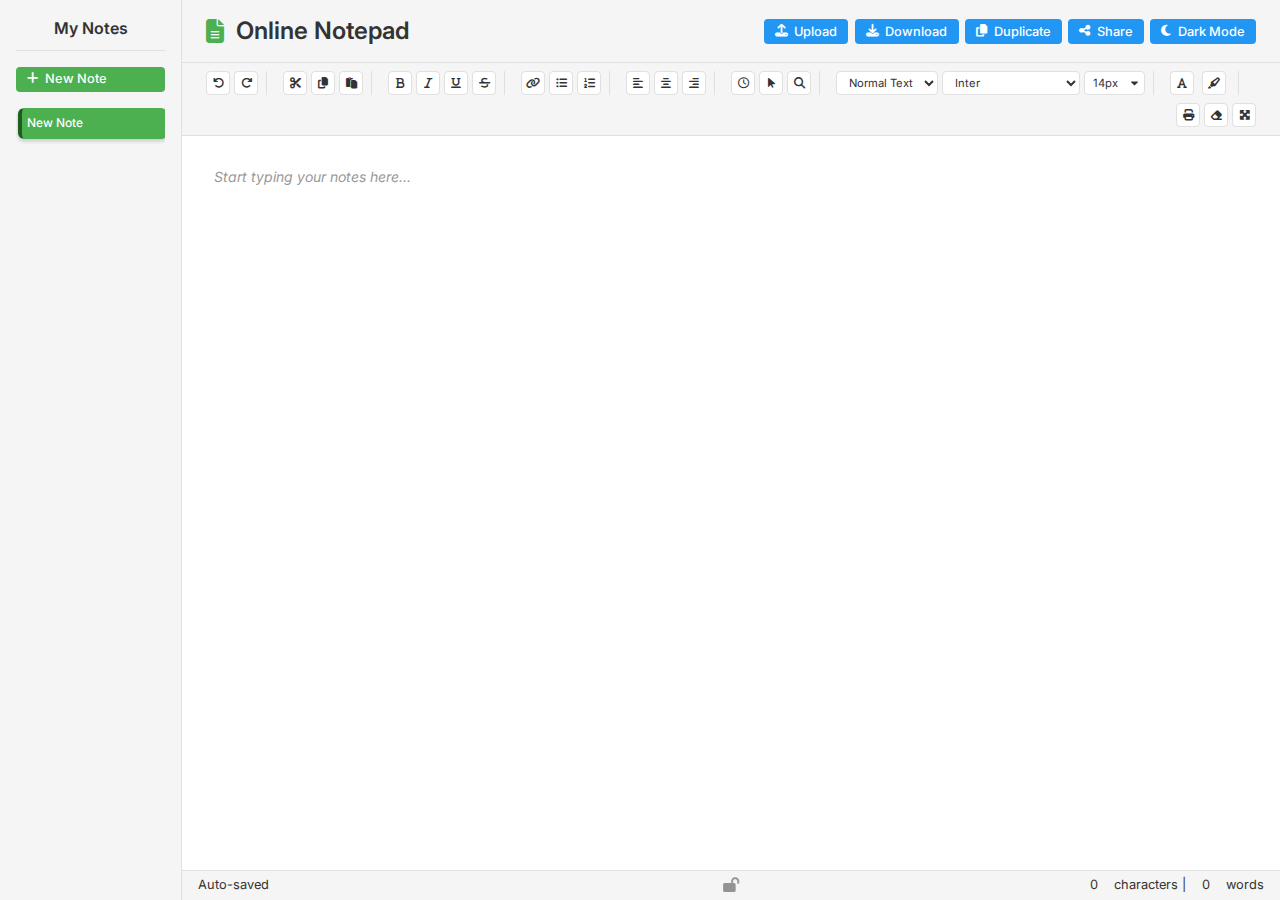
<file: index.html>
<!DOCTYPE html>
<html lang="en">
<head>
    <meta charset="UTF-8">
    <meta name="viewport" content="width=device-width, initial-scale=1.0">
    
    <!-- SEO Meta Tags -->
    <title>Online Notepad - Free Secure Rich Text Editor</title>
    <meta name="description" content="Free online notepad with rich text, auto-save, and password-free privacy. Write, edit, and download notes securely in your browser. No login required.">
    <meta name="keywords" content="online notepad, rich text editor, free note taking app, secure notes, dark mode, text formatting, font styles, text color, save to local storage, print notes, upload text file">
    <meta name="robots" content="index, follow">
    
    <!-- Mobile Theme Color -->
    <meta name="theme-color" content="#4CAF50">
    
    <!-- Canonical URL -->
    <link rel="canonical" href="https://onlinenotepad.toolblaster.com/">

    <!-- Favicons & App Icons (Updated for best Google/Mobile support) -->
    <link rel="icon" type="image/png" href="favicon/favicon-96x96.png" sizes="96x96" />
    <link rel="icon" type="image/svg+xml" href="favicon/favicon.svg" />
    <link rel="shortcut icon" href="favicon/favicon.ico" />
    <link rel="apple-touch-icon" sizes="180x180" href="favicon/apple-touch-icon.png" />
    <meta name="apple-mobile-web-app-title" content="Online Notepad" />
    <link rel="manifest" href="favicon/site.webmanifest" />

    <!-- Performance Optimization: Preconnect to Fonts -->
    <link rel="preconnect" href="https://fonts.googleapis.com">
    <link rel="preconnect" href="https://fonts.gstatic.com" crossorigin>

    <!-- Open Graph / Facebook -->
    <meta property="og:type" content="website">
    <meta property="og:url" content="https://onlinenotepad.toolblaster.com/">
    <meta property="og:title" content="Online Notepad - Free Secure Rich Text Editor">
    <meta property="og:description" content="Free online notepad with rich text, auto-save, and password-free privacy. Write, edit, and download notes securely in your browser. No login required.">
    <!-- Updated OG Image to high-quality 512px icon -->
    <meta property="og:image" content="https://onlinenotepad.toolblaster.com/favicon/web-app-manifest-512x512.png">

    <!-- Twitter -->
    <!-- Changed to 'summary' because the image is square (1:1) -->
    <meta property="twitter:card" content="summary">
    <meta property="twitter:url" content="https://onlinenotepad.toolblaster.com/">
    <meta property="twitter:title" content="Online Notepad - Free Secure Rich Text Editor">
    <meta property="twitter:description" content="Free online notepad with rich text, auto-save, and password-free privacy. Write, edit, and download notes securely in your browser. No login required.">
    <!-- Updated Twitter Image to high-quality 512px icon -->
    <meta property="twitter:image" content="https://onlinenotepad.toolblaster.com/favicon/web-app-manifest-512x512.png">

    <!-- JSON-LD Schema for Google Search -->
    <script type="application/ld+json">
    [
      {
        "@context": "https://schema.org",
        "@type": "WebApplication",
        "name": "Online Notepad",
        "alternateName": ["Free Online Notepad", "Rich Text Editor", "ToolBlaster Notepad"],
        "url": "https://onlinenotepad.toolblaster.com/",
        "applicationCategory": "ProductivityApplication",
        "operatingSystem": "Any",
        "offers": {
          "@type": "Offer",
          "price": "0",
          "priceCurrency": "USD"
        },
        "description": "A comprehensive, free online notepad for writing and editing text directly in your browser. Features auto-save and local privacy.",
        "featureList": [
          "Rich text formatting (Bold, Italic, Underline)",
          "Font customization",
          "Local browser storage auto-save",
          "Dark Mode interface",
          "File Upload/Download (.txt, .html)",
          "Print to PDF"
        ],
        "browserRequirements": "Requires JavaScript. Works in Chrome, Firefox, Safari, Edge.",
        "softwareVersion": "1.2",
        "author": {
          "@type": "Organization",
          "name": "ToolBlaster Team",
          "url": "https://onlinenotepad.toolblaster.com"
        }
      },
      {
        "@context": "https://schema.org",
        "@type": "FAQPage",
        "mainEntity": [
          {
            "@type": "Question",
            "name": "Is this online notepad free?",
            "acceptedAnswer": {
              "@type": "Answer",
              "text": "Yes, this online notepad is 100% free with no hidden costs, subscriptions, or login requirements."
            }
          },
          {
            "@type": "Question",
            "name": "Are my notes secure?",
            "acceptedAnswer": {
              "@type": "Answer",
              "text": "Yes. Your notes are stored locally in your browser's Local Storage. We do not transmit or store your text on our servers."
            }
          },
          {
            "@type": "Question",
            "name": "How do I save my notes?",
            "acceptedAnswer": {
              "@type": "Answer",
              "text": "Saving is automatic. The editor triggers an auto-save to your browser's memory every time you stop typing."
            }
          }
        ]
      },
      {
        "@context": "https://schema.org",
        "@type": "BreadcrumbList",
        "itemListElement": [{
          "@type": "ListItem",
          "position": 1,
          "name": "Online Notepad",
          "item": "https://onlinenotepad.toolblaster.com/"
        }]
      }
    ]
    </script>

    <link rel="stylesheet" href="https://cdnjs.cloudflare.com/ajax/libs/font-awesome/6.4.0/css/all.min.css">
    <link href="https://fonts.googleapis.com/css2?family=Inter:wght@300;400;500;600;700;800&display=swap" rel="stylesheet">
    <!-- Removed incorrect Google Fonts link for system fonts (Arial, etc.) -->

    <!-- Link to external CSS -->
    <link rel="stylesheet" href="js-css/style.css">
</head>
<body>
    <div id="notesOverlay"></div>
    <div class="page-wrapper">
        <aside id="notes-sidebar" class="notes-sidebar">
            <h3>My Notes</h3>
            <button id="newNoteBtn" class="btn btn-primary" aria-label="Create New Note">
                <i class="fas fa-plus"></i> New Note
            </button>
            <div id="notesList" class="notes-list">
                <!-- Note items will be dynamically inserted here -->
            </div>
        </aside>
        
        <main class="main-content">
            <div class="container">
                <!-- Header -->
                <header class="header">
                    <div class="logo">
                        <button id="toggleNotesBtn" class="btn-toggle-notes" title="Toggle Notes" aria-label="Toggle Sidebar">
                            <i class="fas fa-bars"></i>
                        </button>
                        <i class="fas fa-file-alt"></i>
                        <h1>Online Notepad</h1>
                    </div>
                    <div class="header-actions">
                        <!-- Updated Buttons: Text wrapped in span for mobile hiding -->
                        <button id="uploadBtn" class="btn btn-secondary" title="Upload File" aria-label="Upload Text File">
                            <i class="fas fa-upload"></i> <span>Upload</span>
                        </button>
                        <button id="downloadBtn" class="btn btn-secondary" title="Download File" aria-label="Download File">
                            <i class="fas fa-download"></i> <span>Download</span>
                        </button>
                        <button id="duplicateBtn" class="btn btn-secondary" title="Duplicate Note" aria-label="Duplicate Current Note">
                            <i class="fas fa-copy"></i> Duplicate
                        </button>
                        <!-- Updated Share Button (Wrapped text) -->
                        <button id="shareBtn" class="btn btn-secondary" title="Share Note" aria-label="Share Note">
                            <i class="fas fa-share-alt"></i> <span>Share</span>
                        </button>
                        <!-- Moved Dark Mode Button Here (Wrapped text) -->
                        <button id="darkModeBtn" class="btn btn-secondary" title="Toggle Dark Mode" aria-label="Toggle Dark Mode">
                            <i class="fas fa-moon"></i> <span>Dark Mode</span>
                        </button>
                    </div>
                </header>

                <!-- Toolbar -->
                <div class="toolbar" role="toolbar" aria-label="Text Formatting Toolbar">
                    <!-- Toolbar groups... -->
                    <div class="toolbar-group">
                        <button id="undoBtn" class="toolbar-btn" title="Undo (Ctrl+Z)" aria-label="Undo">
                            <i class="fas fa-undo"></i>
                        </button>
                        <button id="redoBtn" class="toolbar-btn" title="Redo (Ctrl+Y)" aria-label="Redo">
                            <i class="fas fa-redo"></i>
                        </button>
                    </div>

                    <div class="toolbar-group">
                        <button id="cutBtn" class="toolbar-btn" title="Cut (Ctrl+X)" aria-label="Cut">
                            <i class="fas fa-cut"></i>
                        </button>
                        <button id="copyBtn" class="toolbar-btn" title="Copy (Ctrl+C)" aria-label="Copy">
                            <i class="fas fa-copy"></i>
                        </button>
                        <button id="pasteBtn" class="toolbar-btn" title="Paste (Ctrl+V)" aria-label="Paste">
                            <i class="fas fa-paste"></i>
                        </button>
                    </div>

                    <div class="toolbar-group">
                        <button id="boldBtn" class="toolbar-btn" title="Bold (Ctrl+B)" aria-label="Bold">
                            <i class="fas fa-bold"></i>
                        </button>
                        <button id="italicBtn" class="toolbar-btn" title="Italic (Ctrl+I)" aria-label="Italic">
                            <i class="fas fa-italic"></i>
                        </button>
                        <button id="underlineBtn" class="toolbar-btn" title="Underline (Ctrl+U)" aria-label="Underline">
                            <i class="fas fa-underline"></i>
                        </button>
                        <button id="strikeBtn" class="toolbar-btn" title="Strikethrough" aria-label="Strikethrough">
                            <i class="fas fa-strikethrough"></i>
                        </button>
                    </div>
                    
                    <div class="toolbar-group">
                        <button id="linkBtn" class="toolbar-btn" title="Insert Link" aria-label="Insert Link">
                            <i class="fas fa-link"></i>
                        </button>
                        <button id="ulBtn" class="toolbar-btn" title="Bullet List" aria-label="Bulleted List">
                            <i class="fas fa-list-ul"></i>
                        </button>
                        <button id="olBtn" class="toolbar-btn" title="Numbered List" aria-label="Numbered List">
                            <i class="fas fa-list-ol"></i>
                        </button>
                    </div>

                    <div class="toolbar-group">
                        <button id="alignLeftBtn" class="toolbar-btn" title="Align Left" aria-label="Align Left">
                            <i class="fas fa-align-left"></i>
                        </button>
                        <button id="alignCenterBtn" class="toolbar-btn" title="Align Center" aria-label="Align Center">
                            <i class="fas fa-align-center"></i>
                        </button>
                        <button id="alignRightBtn" class="toolbar-btn" title="Align Right" aria-label="Align Right">
                            <i class="fas fa-align-right"></i>
                        </button>
                    </div>

                    <!-- New Utility Group -->
                    <div class="toolbar-group">
                        <button id="dateTimeBtn" class="toolbar-btn" title="Insert Date/Time" aria-label="Insert Date and Time">
                            <i class="far fa-clock"></i>
                        </button>
                        <button id="selectAllBtn" class="toolbar-btn" title="Select All (Ctrl+A)" aria-label="Select All Text">
                            <i class="fas fa-mouse-pointer"></i>
                        </button>
                        <button id="findReplaceBtn" class="toolbar-btn" title="Find and Replace" aria-label="Find and Replace Text">
                            <i class="fas fa-search"></i>
                        </button>
                    </div>
                    
                    <div class="toolbar-group">
                         <select id="formatBlockSelect" class="toolbar-select" title="Text Style" aria-label="Text Style">
                            <option value="<p>" selected>Normal Text</option>
                            <option value="<h1>">Heading 1</option>
                            <option value="<h2>">Heading 2</option>
                            <option value="<h3>">Heading 3</option>
                        </select>
                         <select id="fontFamilySelect" class="toolbar-select" aria-label="Font Family">
                            <option value="Inter, -apple-system, sans-serif" selected>Inter</option>
                            <option value="Arial, sans-serif">Arial</option>
                            <option value="'Times New Roman', serif">Times New Roman</option>
                            <option value="'Courier New', monospace">Courier New</option>
                            <option value="'Georgia', serif">Georgia</option>
                            <option value="'Verdana', sans-serif">Verdana</option>
                        </select>
                        <select id="fontSizeSelect" class="toolbar-select" aria-label="Font Size">
                            <option value="12px">12px</option>
                            <option value="14px" selected>14px</option>
                            <option value="16px">16px</option>
                            <option value="18px">18px</option>
                            <option value="20px">20px</option>
                            <option value="24px">24px</option>
                            <option value="28px">28px</option>
                            <option value="32px">32px</option>
                        </select>
                    </div>

                    <div class="toolbar-group color-pickers">
                        <div class="color-tool">
                            <label for="fontColorPicker" class="toolbar-color-label" title="Font Color" aria-label="Font Color">
                                <i class="fas fa-font"></i>
                                <input type="color" id="fontColorPicker" class="toolbar-color-picker" value="#000000">
                            </label>
                            <input type="text" id="fontColorHex" class="toolbar-hex-input" maxlength="7" placeholder="#000000" aria-label="Font Color Hex">
                        </div>
                        <div class="color-tool">
                            <label for="highlightColorPicker" class="toolbar-color-label" title="Highlight Color" aria-label="Highlight Color">
                                <i class="fas fa-highlighter"></i>
                                <input type="color" id="highlightColorPicker" class="toolbar-color-picker" value="#FFFF00">
                            </label>
                            <input type="text" id="highlightColorHex" class="toolbar-hex-input" maxlength="7" placeholder="#FFFF00" aria-label="Highlight Color Hex">
                        </div>
                    </div>

                    <div class="toolbar-group ml-auto">
                        <button id="printBtn" class="toolbar-btn" title="Print Note" aria-label="Print Note">
                            <i class="fas fa-print"></i>
                        </button>
                        <button id="clearBtn" class="toolbar-btn" title="Clear All" aria-label="Clear All Text">
                            <i class="fas fa-eraser"></i>
                        </button>
                        <button id="fullWidthBtn" class="toolbar-btn" title="Toggle Full Width" aria-label="Toggle Full Width Mode">
                            <i class="fas fa-expand-arrows-alt"></i>
                        </button>
                        <!-- Dark Mode button moved to Header -->
                    </div>
                </div>

                <!-- Editor Area -->
                <div class="editor-container">
                    <div id="editor" class="editor" contenteditable="true" spellcheck="true" role="textbox" aria-multiline="true" aria-label="Rich Text Editor">
                    </div>
                </div>

                <!-- Status Bar -->
                <div class="status-bar">
                    <div class="status-left">
                        <span id="lastSaved">Auto-saved</span>
                    </div>
                    
                    <!-- NEW: Center Lock Button -->
                    <div class="status-center">
                        <button id="lockViewBtn" class="status-btn" title="Lock View: Prevent scrolling to keep focus on the editor" aria-label="Lock View to Editor">
                            <i class="fas fa-lock-open"></i>
                        </button>
                    </div>

                    <div class="status-right">
                        <span id="charCount">0</span> characters | 
                        <span id="wordCount">0</span> words
                    </div>
                </div>
            </div>

            <!-- SEO Content Section (Visible only when scrolling down) -->
            <section class="seo-content">
                <div class="seo-container-dense">
                    <!-- Column 1: About & Core Features -->
                    <div class="seo-col">
                        <h2 class="seo-title">Online Notepad for Digital Nomads</h2>
                        <p class="seo-text">
                            <strong>Free, secure, browser-based text editor.</strong> Perfect for drafting ideas, cleaning formatting, or writing without distractions. Unlike cloud apps, your data never leaves your device, ensuring total privacy in your local storage.
                        </p>
                        <div class="seo-mini-features">
                            <span class="mini-feat"><i class="fas fa-bolt"></i> Auto-Save</span>
                            <span class="mini-feat"><i class="fas fa-moon"></i> Dark Mode</span>
                            <span class="mini-feat"><i class="fas fa-font"></i> Rich Text</span>
                            <span class="mini-feat"><i class="fas fa-print"></i> PDF Export</span>
                            <span class="mini-feat"><i class="fas fa-calculator"></i> Word Count</span>
                            <span class="mini-feat"><i class="fas fa-user-secret"></i> Private</span>
                        </div>
                    </div>

                    <!-- Column 2: Detailed How-To Guide (Compact) -->
                    <div class="seo-col">
                        <h3 class="seo-subtitle">Quick User Guide</h3>
                        <ul class="seo-list-dense">
                            <li><i class="fas fa-pen-nib"></i> <strong>Write:</strong> Type instantly. We auto-save to your browser memory.</li>
                            <li><i class="fas fa-i-cursor"></i> <strong>Format:</strong> Style with <b>Bold</b>, <i>Italics</i>, <span style="text-decoration: underline;">Underline</span>, Lists & Colors.</li>
                            <!-- ADDED: Spellcheck Feature -->
                            <li><i class="fas fa-spell-check"></i> <strong>Spellcheck:</strong> Instantly fix spelling mistakes under red underlined.</li>
                            <li><i class="fas fa-file-upload"></i> <strong>Import:</strong> Drag & drop text files or click Upload to edit.</li>
                            <li><i class="fas fa-download"></i> <strong>Export:</strong> Save as .txt, or use Print to save as PDF.</li>
                            <li><i class="fas fa-share-alt"></i> <strong>Share:</strong> Create a secure, read-only link for others.</li>
                            <li><i class="fas fa-keyboard"></i> <strong>Shortcuts:</strong> Support for Ctrl+S (Save), Ctrl+Z (Undo).</li>
                            <li><i class="fas fa-eraser"></i> <strong>Reset:</strong> Use the Eraser icon to clear canvas instantly.</li>
                        </ul>
                    </div>

                    <!-- Column 3: FAQ & Privacy -->
                    <div class="seo-col">
                        <h3 class="seo-subtitle">FAQ & Privacy</h3>
                        <ul class="seo-list-dense">
                            <li><strong>Is it free?</strong> Yes, 100% free with no hidden fees or ads.</li>
                            <li><strong>Is it secure?</strong> Yes. We use client-side storage only.</li>
                            <li><strong>Where is data?</strong> In LocalStorage. Cleared only if you wipe cache.</li>
                            <li><strong>Offline?</strong> Yes, works without internet once loaded.</li>
                            <li><strong>Mobile Ready?</strong> Yes, responsive design for all devices.</li>
                            <li><strong>Character Limit?</strong> None. Write as much as you need.</li>
                        </ul>
                        <div class="seo-privacy-badge">
                            <i class="fas fa-shield-alt"></i> No Login Required • 100% Client-Side
                        </div>
                    </div>
                </div>
            </section>

            <!-- ADDED: Footer Section -->
            <footer class="site-footer">
                <div class="footer-content">
                    <nav class="footer-links">
                        <a href="legal/privacy.html">Privacy Policy</a>
                        <span class="separator">•</span>
                        <a href="legal/terms.html">Terms of Service</a>
                        <span class="separator">•</span>
                        <a href="legal/contact.html">Contact Us</a>
                        <span class="separator">•</span>
                        <a href="legal/keyboard-shortcuts.html">Keyboard Shortcuts</a>
                    </nav>
                    <p class="copyright">&copy; <span id="year"></span> Online Notepad <span style="font-size: 0.9em; opacity: 0.7; margin-left: 4px;">by toolblaster.com</span></p>
                </div>
            </footer>
        </main>
    </div>

    <!-- Hidden file input -->
    <input type="file" id="fileInput" accept=".txt,.html,.htm" style="display: none;">

    <!-- ADDED: Toast Notification Container -->
    <div id="toast-container"></div>

    <!-- Modal for Share -->
    <div id="shareModal" class="modal" role="dialog" aria-modal="true" aria-labelledby="shareModalTitle">
        <div class="modal-content">
            <span class="close" aria-label="Close Share Modal">&times;</span>
            <h2 id="shareModalTitle">Share Your Note</h2>
            <p>Copy the link below to share your note:</p>
            <div class="share-input-group">
                <input type="text" id="shareLink" readonly aria-label="Shareable Link">
                <button id="copyLinkBtn" class="btn btn-primary" aria-label="Copy Link to Clipboard">
                    <i class="fas fa-copy"></i> Copy
                </button>
            </div>
            <p class="share-note">Note: The content is saved in your browser's local storage. Share functionality creates a shareable URL with encoded content.</p>
        </div>
    </div>

    <!-- Modal for Download Options (NEW) -->
    <div id="downloadModal" class="modal" role="dialog" aria-modal="true" aria-labelledby="downloadModalTitle">
        <div class="modal-content">
            <span class="close" aria-label="Close Download Modal">&times;</span>
            <h2 id="downloadModalTitle">Download Note</h2>
            <p>Select a format to download:</p>
            <div class="download-options-grid">
                <button id="downloadTxtBtn" class="btn btn-secondary download-option-btn" aria-label="Download as Text File">
                    <i class="fas fa-file-alt"></i> Text File (.txt)
                </button>
                <button id="downloadPdfBtn" class="btn btn-secondary download-option-btn" aria-label="Download as PDF Document">
                    <i class="fas fa-file-pdf"></i> PDF Document (.pdf)
                </button>
            </div>
        </div>
    </div>

    <!-- Modal for Find & Replace -->
    <div id="findReplaceModal" class="modal" role="dialog" aria-modal="true" aria-labelledby="findReplaceModalTitle">
        <div class="modal-content">
            <span class="close" aria-label="Close Find Replace Modal">&times;</span>
            <h2 id="findReplaceModalTitle">Find and Replace</h2>
            <div class="share-input-group" style="flex-direction: column;">
                <input type="text" id="findInput" placeholder="Find text..." aria-label="Text to Find">
                <input type="text" id="replaceInput" placeholder="Replace with..." aria-label="Replacement Text">
                <div style="display: flex; gap: 10px; margin-top: 10px;">
                    <button id="executeReplaceBtn" class="btn btn-primary" style="flex: 1;">Replace All</button>
                    <button id="executeFindBtn" class="btn btn-secondary" style="flex: 1;">Find Next</button>
                </div>
            </div>
        </div>
    </div>

    <!-- Link to external JS -->
    <script src="js-css/script.js"></script>
</body>
</html>
</file>
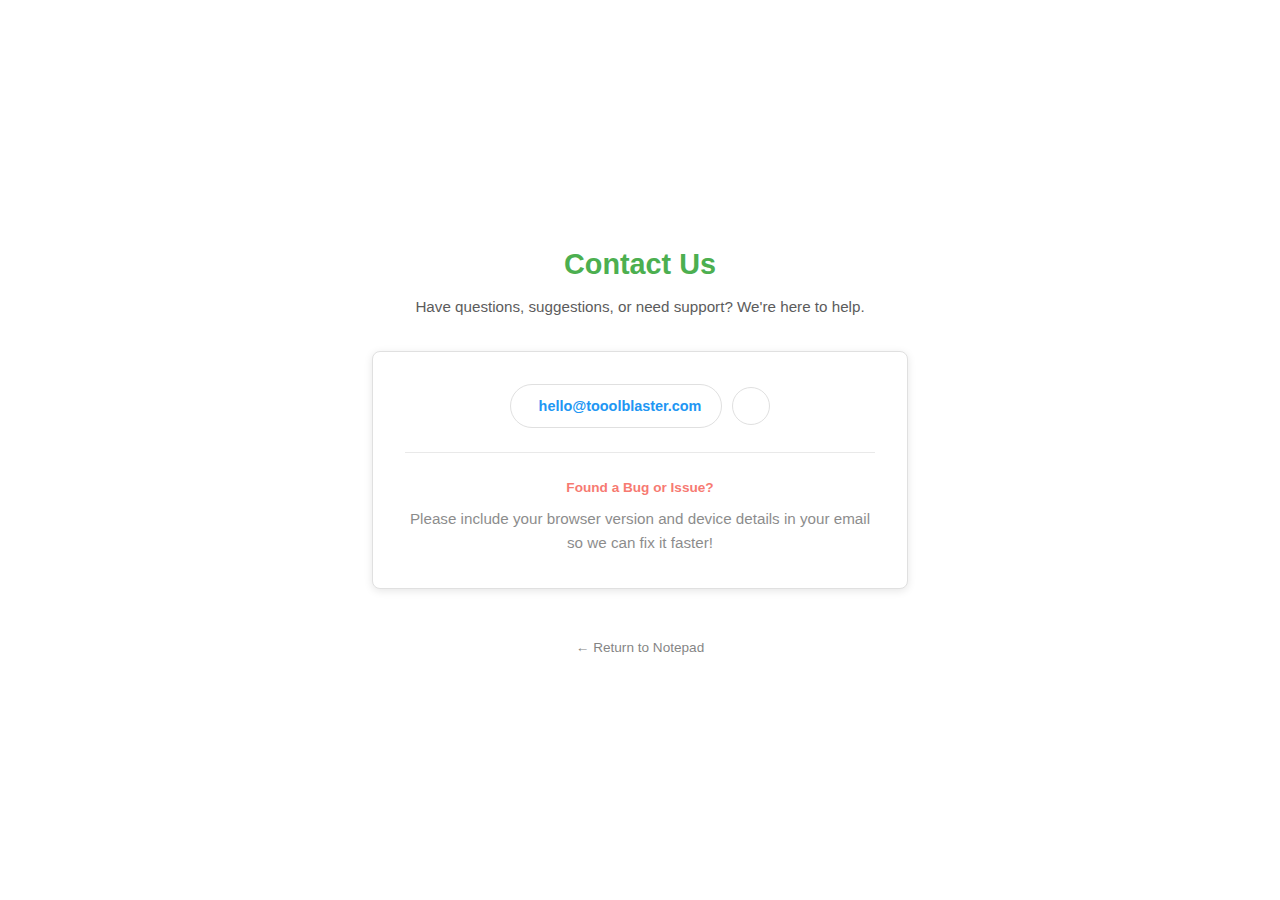
<file: legal/contact.html>
<!DOCTYPE html>
<html lang="en">
<head>
    <meta charset="UTF-8">
    <meta name="viewport" content="width=device-width, initial-scale=1.0">
    <title>Contact Us - Online Notepad</title>
    <meta name="robots" content="noindex, follow">
    <meta name="description" content="Contact the Online Notepad team for support, feedback, bug reports, or inquiries.">
    <!-- Updated path: ../favicon/ -->
    <link rel="icon" type="image/png" href="../favicon/favicon-96x96.png" sizes="96x96" />
    <link href="https://fonts.googleapis.com/css2?family=Inter:wght@300;400;600;700&display=swap" rel="stylesheet">
    <link rel="stylesheet" href="https://cdnjs.cloudflare.com/ajax/libs/font-awesome/6.4.0/css/all.min.css">
    <!-- Updated path: ../js-css/ -->
    <link rel="stylesheet" href="../js-css/style.css">
    <style>
        /* Ensures body matches other pages exactly */
        body { background-color: var(--bg-color); color: var(--text-color); font-family: 'Inter', sans-serif; }

        /* Compact Local Overrides */
        .legal-wrapper { max-width: 600px; margin: 0 auto; padding: 2rem; display: flex; flex-direction: column; min-height: 100vh; justify-content: center; }
        .legal-content { text-align: center; }
        .legal-content h1 { font-size: 1.8rem; color: var(--primary-color); margin-bottom: 0.5rem; }
        .legal-content p { font-size: 0.95rem; color: var(--text-color); margin-bottom: 2rem; opacity: 0.8; }
        
        .contact-card {
            background-color: var(--editor-bg);
            border: 1px solid var(--border-color);
            border-radius: 8px;
            padding: 2rem;
            box-shadow: var(--shadow);
            transition: transform 0.2s;
            margin-bottom: 2rem;
        }
        .contact-card:hover { transform: translateY(-2px); }
        
        /* Container for Email + Copy Button */
        .email-action-row {
            display: flex;
            align-items: center;
            justify-content: center;
            gap: 10px;
            flex-wrap: wrap;
        }

        .email-link {
            display: inline-flex;
            align-items: center;
            gap: 8px;
            font-size: 0.9rem; /* Compact Size */
            font-weight: 600;
            color: var(--secondary-color);
            text-decoration: none;
            padding: 0.6rem 1.2rem; /* Compact Padding */
            
            /* Explicit white background for clean look */
            background-color: #ffffff; 
            border: 1px solid var(--border-color);
            
            border-radius: 50px;
            transition: all 0.2s ease;
        }
        .email-link:hover {
            background-color: var(--hover-bg); 
            color: var(--secondary-color);
            border-color: var(--secondary-color);
            box-shadow: 0 4px 12px rgba(33, 150, 243, 0.3);
        }

        /* Copy Button Styles */
        .copy-btn {
            width: 38px; /* Compact Size */
            height: 38px;
            border-radius: 50%;
            border: 1px solid var(--border-color);
            
            /* Explicit white background */
            background-color: #ffffff;
            
            color: var(--text-color);
            cursor: pointer;
            display: flex;
            align-items: center;
            justify-content: center;
            transition: all 0.2s ease;
            font-size: 0.9rem;
        }
        .copy-btn:hover {
            background-color: var(--hover-bg);
            color: var(--primary-color);
            transform: scale(1.05);
        }
        .copy-btn.copied {
            background-color: var(--primary-color);
            color: white;
            border-color: var(--primary-color);
        }

        .bug-report-info {
            font-size: 0.85rem;
            color: var(--text-color);
            opacity: 0.7;
            margin-top: 1.5rem;
            padding-top: 1.5rem;
            border-top: 1px solid var(--border-color);
        }

        .bug-report-info strong {
            display: block;
            margin-bottom: 0.5rem;
            color: var(--danger-color);
        }
        
        .back-link { display: inline-block; margin-top: 1rem; font-size: 0.85rem; color: var(--text-color); text-decoration: none; opacity: 0.6; }
        .back-link:hover { opacity: 1; text-decoration: underline; }

        /* Dark Mode adjustments */
        body.dark-mode .email-link { background-color: transparent; border-color: #444; }
        body.dark-mode .email-link:hover { background-color: #333; border-color: var(--secondary-color); }
        body.dark-mode .copy-btn { background-color: transparent; border-color: #444; }
        body.dark-mode .copy-btn:hover { background-color: #333; }
    </style>
</head>
<body>
    <div class="legal-wrapper">
        <div class="legal-content">
            <h1>Contact Us</h1>
            <p>Have questions, suggestions, or need support? We're here to help.</p>

            <div class="contact-card">
                <div class="email-action-row">
                    <a href="mailto:hello@tooolblaster.com" class="email-link">
                        <i class="fas fa-envelope"></i> <span id="emailText">hello@tooolblaster.com</span>
                    </a>
                    <button class="copy-btn" id="copyBtn" aria-label="Copy Email Address" title="Copy to Clipboard">
                        <i class="fas fa-copy"></i>
                    </button>
                </div>

                <div class="bug-report-info">
                    <strong><i class="fas fa-bug"></i> Found a Bug or Issue?</strong>
                    <p style="margin-bottom: 0;">Please include your browser version and device details in your email so we can fix it faster!</p>
                </div>
            </div>

            <!-- Updated path: ../ for clean root URL -->
            <a href="../" class="back-link">&larr; Return to Notepad</a>
        </div>
    </div>

    <script>
        // Check for dark mode preference from main site
        const isDark = localStorage.getItem('notepad_darkMode') === 'true';
        if (isDark) {
            document.body.classList.add('dark-mode');
        }

        // Copy functionality
        const copyBtn = document.getElementById('copyBtn');
        const emailText = document.getElementById('emailText').innerText;

        copyBtn.addEventListener('click', () => {
            navigator.clipboard.writeText(emailText).then(() => {
                // Success feedback
                copyBtn.classList.add('copied');
                copyBtn.innerHTML = '<i class="fas fa-check"></i>';
                
                setTimeout(() => {
                    copyBtn.classList.remove('copied');
                    copyBtn.innerHTML = '<i class="fas fa-copy"></i>';
                }, 2000);
            }).catch(err => {
                console.error('Failed to copy: ', err);
                // Fallback for older browsers
                const textArea = document.createElement("textarea");
                textArea.value = emailText;
                document.body.appendChild(textArea);
                textArea.select();
                try {
                    document.execCommand('copy');
                    copyBtn.classList.add('copied');
                    copyBtn.innerHTML = '<i class="fas fa-check"></i>';
                    setTimeout(() => {
                        copyBtn.classList.remove('copied');
                        copyBtn.innerHTML = '<i class="fas fa-copy"></i>';
                    }, 2000);
                } catch (err) {
                    console.error('Fallback copy failed', err);
                }
                document.body.removeChild(textArea);
            });
        });
    </script>
</body>
</html>
</file>
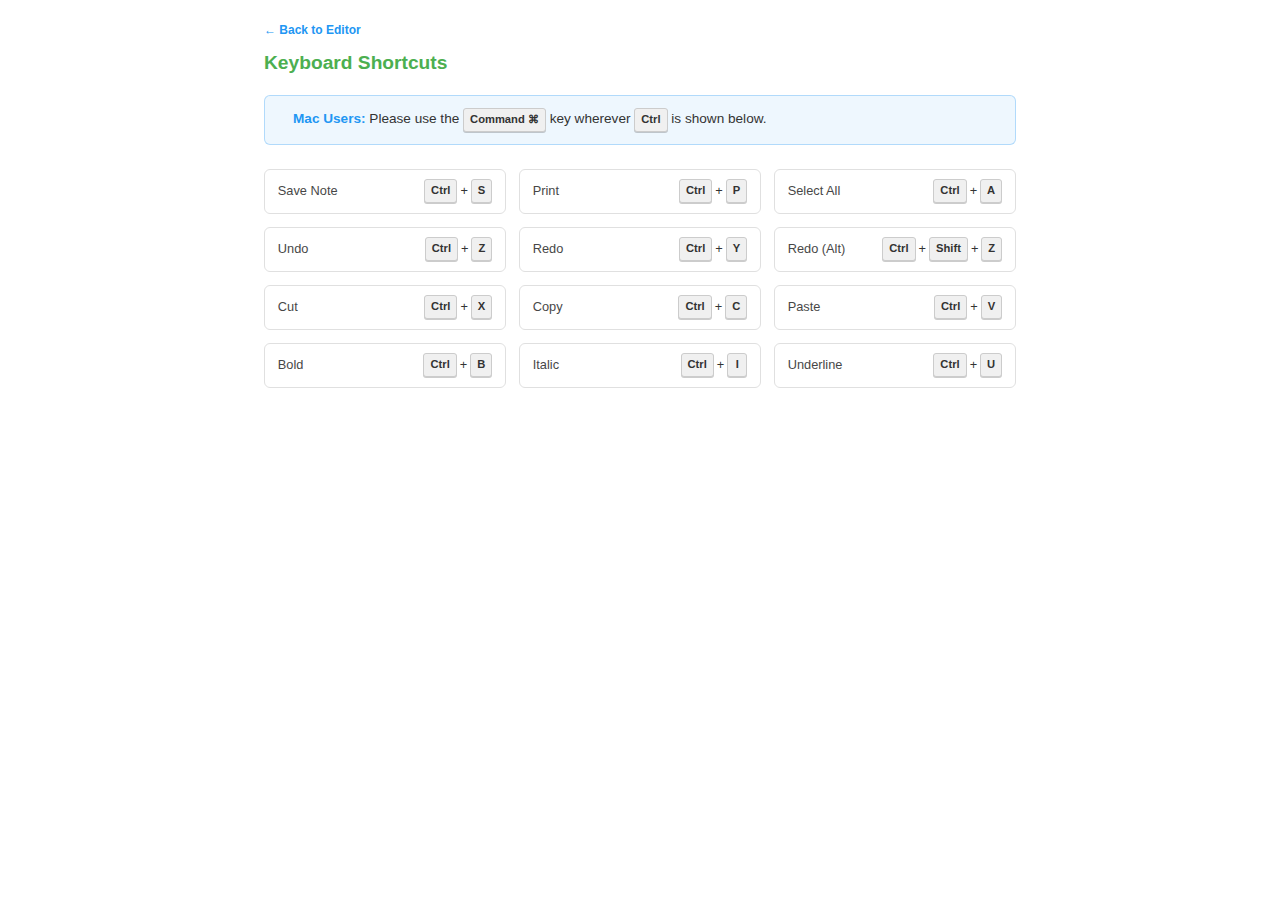
<file: legal/keyboard-shortcuts.html>
<!DOCTYPE html>
<html lang="en">
<head>
    <meta charset="UTF-8">
    <meta name="viewport" content="width=device-width, initial-scale=1.0">
    <title>Keyboard Shortcuts - Online Notepad</title>
    <meta name="robots" content="noindex, follow">
    <meta name="description" content="List of keyboard shortcuts available in the Online Notepad editor.">
    <!-- Updated path: ../favicon/ -->
    <link rel="icon" type="image/png" href="../favicon/favicon-96x96.png" sizes="96x96" />
    <link href="https://fonts.googleapis.com/css2?family=Inter:wght@400;600;700&display=swap" rel="stylesheet">
    <link rel="stylesheet" href="https://cdnjs.cloudflare.com/ajax/libs/font-awesome/6.4.0/css/all.min.css">
    <!-- Updated path: ../js-css/ -->
    <link rel="stylesheet" href="../js-css/style.css">
    <style>
        /* Compact Vertical Layout (Consistent with Terms/Privacy) */
        body { background-color: var(--bg-color); color: var(--text-color); }
        
        .legal-wrapper { 
            max-width: 800px; 
            margin: 0 auto; 
            padding: 1rem 1.5rem; 
        }
        
        .back-link { 
            display: inline-block; 
            margin-bottom: 0.5rem; 
            font-size: 0.75rem; 
            color: var(--secondary-color); 
            text-decoration: none; 
            font-weight: 600;
        }
        .back-link:hover { text-decoration: underline; }

        .legal-content h1 { 
            font-size: 1.2rem; 
            color: var(--primary-color); 
            margin-bottom: 1rem; 
        }

        /* Mac Note Box */
        .mac-note {
            background-color: rgba(33, 150, 243, 0.08); /* Very light blue */
            border: 1px solid rgba(33, 150, 243, 0.3);
            border-radius: 6px;
            padding: 0.75rem 1rem;
            margin-bottom: 1.5rem;
            font-size: 0.85rem;
            color: var(--text-color);
            display: flex;
            align-items: center;
            gap: 12px;
        }
        .mac-note i { color: var(--secondary-color); font-size: 1.2rem; }
        .mac-note strong { color: var(--secondary-color); }

        .shortcut-grid {
            display: grid;
            grid-template-columns: repeat(auto-fill, minmax(220px, 1fr));
            gap: 0.8rem;
        }

        .shortcut-item {
            background-color: var(--editor-bg);
            border: 1px solid var(--border-color);
            border-radius: 6px;
            padding: 0.6rem 0.8rem;
            display: flex;
            align-items: center;
            justify-content: space-between;
            font-size: 0.8rem;
        }

        .kbd-group {
            display: flex;
            align-items: center;
            gap: 3px;
        }

        kbd {
            background-color: #f0f0f0;
            border: 1px solid #ccc;
            border-radius: 3px;
            box-shadow: 0 1px 0 rgba(0,0,0,0.2);
            color: #333;
            font-family: 'Inter', sans-serif;
            font-size: 0.7rem;
            font-weight: 700;
            padding: 2px 6px;
            min-width: 20px;
            text-align: center;
            display: inline-block;
        }

        .action-name {
            font-weight: 500;
            color: var(--text-color);
            opacity: 0.9;
        }

        /* Dark Mode overrides for keys */
        body.dark-mode kbd {
            background-color: #333;
            border-color: #555;
            color: #eee;
            box-shadow: 0 1px 0 rgba(0,0,0,0.5);
        }
        
        body.dark-mode .shortcut-item {
            border-color: #444;
        }

        body.dark-mode .mac-note {
            background-color: rgba(33, 150, 243, 0.15);
            border-color: rgba(33, 150, 243, 0.4);
        }
    </style>
</head>
<body>
    <div class="legal-wrapper">
        <a href="../" class="back-link">&larr; Back to Editor</a>
        
        <div class="legal-content">
            <h1>Keyboard Shortcuts</h1>
            
            <div class="mac-note">
                <i class="fab fa-apple"></i>
                <span><strong>Mac Users:</strong> Please use the <kbd>Command ⌘</kbd> key wherever <kbd>Ctrl</kbd> is shown below.</span>
            </div>
            
            <div class="shortcut-grid">
                <!-- File Operations -->
                <div class="shortcut-item">
                    <span class="action-name">Save Note</span>
                    <div class="kbd-group"><kbd>Ctrl</kbd> + <kbd>S</kbd></div>
                </div>
                <div class="shortcut-item">
                    <span class="action-name">Print</span>
                    <div class="kbd-group"><kbd>Ctrl</kbd> + <kbd>P</kbd></div>
                </div>
                
                <!-- Editing -->
                <div class="shortcut-item">
                    <span class="action-name">Select All</span>
                    <div class="kbd-group"><kbd>Ctrl</kbd> + <kbd>A</kbd></div>
                </div>
                <div class="shortcut-item">
                    <span class="action-name">Undo</span>
                    <div class="kbd-group"><kbd>Ctrl</kbd> + <kbd>Z</kbd></div>
                </div>
                <div class="shortcut-item">
                    <span class="action-name">Redo</span>
                    <div class="kbd-group"><kbd>Ctrl</kbd> + <kbd>Y</kbd></div>
                </div>
                <div class="shortcut-item">
                    <span class="action-name">Redo (Alt)</span>
                    <div class="kbd-group"><kbd>Ctrl</kbd> + <kbd>Shift</kbd> + <kbd>Z</kbd></div>
                </div>
                <div class="shortcut-item">
                    <span class="action-name">Cut</span>
                    <div class="kbd-group"><kbd>Ctrl</kbd> + <kbd>X</kbd></div>
                </div>
                <div class="shortcut-item">
                    <span class="action-name">Copy</span>
                    <div class="kbd-group"><kbd>Ctrl</kbd> + <kbd>C</kbd></div>
                </div>
                <div class="shortcut-item">
                    <span class="action-name">Paste</span>
                    <div class="kbd-group"><kbd>Ctrl</kbd> + <kbd>V</kbd></div>
                </div>

                <!-- Formatting -->
                <div class="shortcut-item">
                    <span class="action-name">Bold</span>
                    <div class="kbd-group"><kbd>Ctrl</kbd> + <kbd>B</kbd></div>
                </div>
                <div class="shortcut-item">
                    <span class="action-name">Italic</span>
                    <div class="kbd-group"><kbd>Ctrl</kbd> + <kbd>I</kbd></div>
                </div>
                <div class="shortcut-item">
                    <span class="action-name">Underline</span>
                    <div class="kbd-group"><kbd>Ctrl</kbd> + <kbd>U</kbd></div>
                </div>
            </div>
        </div>
    </div>
    
    <script>
        // Check for dark mode preference
        const isDark = localStorage.getItem('notepad_darkMode') === 'true';
        if (isDark) {
            document.body.classList.add('dark-mode');
        }
    </script>
</body>
</html>
</file>
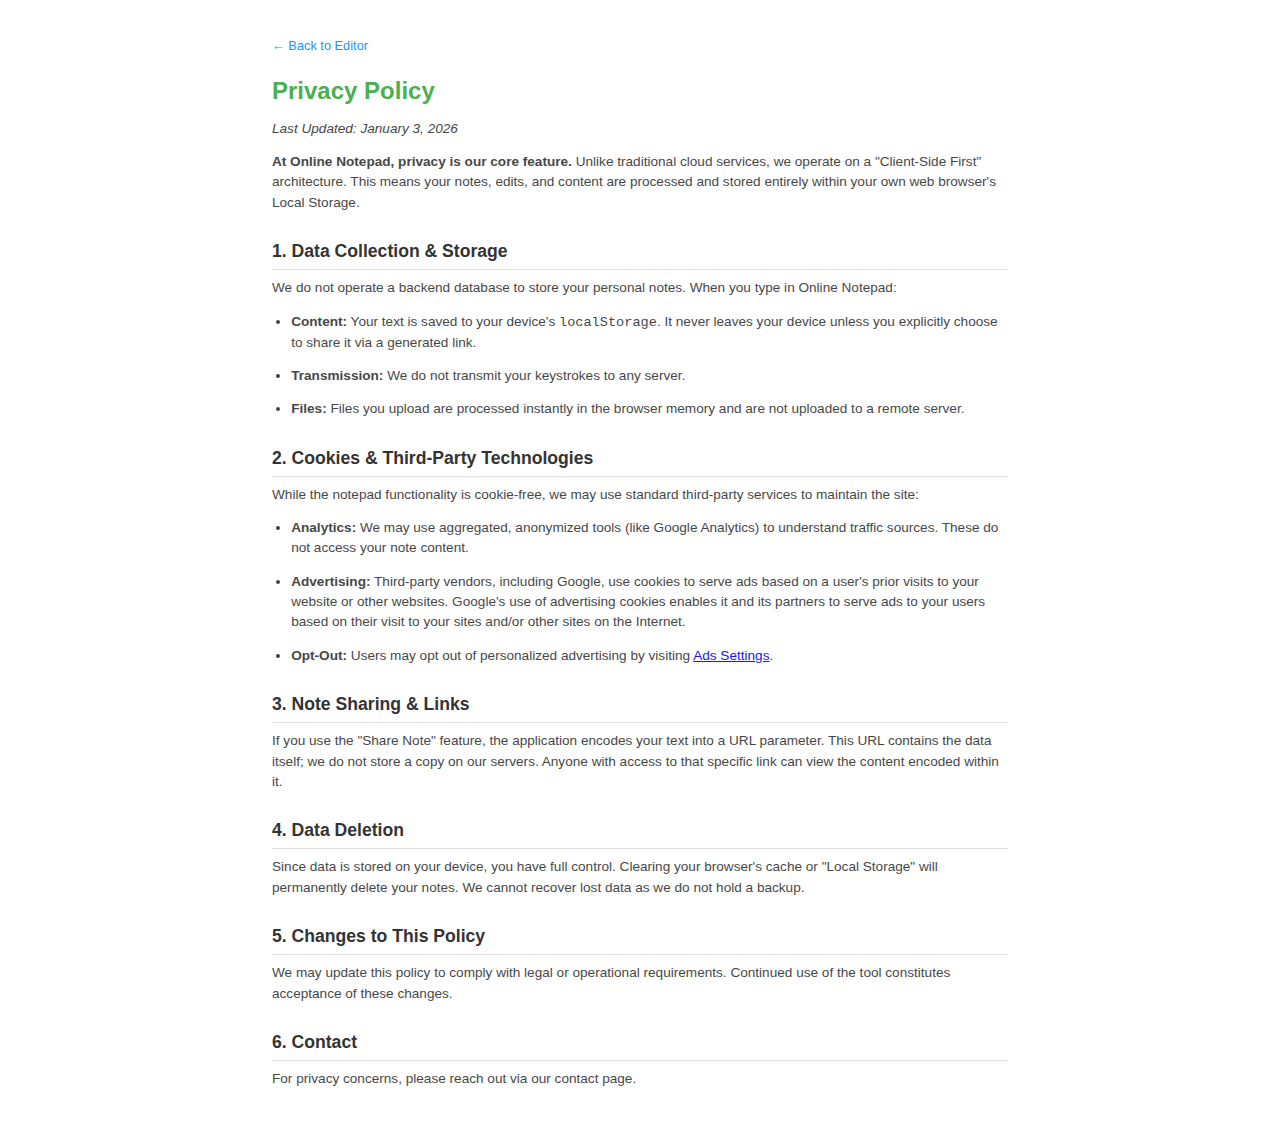
<file: legal/privacy.html>
<!DOCTYPE html>
<html lang="en">
<head>
    <meta charset="UTF-8">
    <meta name="viewport" content="width=device-width, initial-scale=1.0">
    <title>Privacy Policy - Online Notepad</title>
    <meta name="robots" content="noindex, follow">
    <link rel="icon" type="image/png" href="../favicon/favicon-96x96.png" sizes="96x96" />
    <link href="https://fonts.googleapis.com/css2?family=Inter:wght@300;400;600;700&display=swap" rel="stylesheet">
    <link rel="stylesheet" href="../js-css/style.css">
    <style>
        /* Local overrides for legal pages to ensure density and readability */
        .legal-wrapper { max-width: 800px; margin: 0 auto; padding: 2rem; }
        .legal-content h1 { font-size: 1.5rem; color: var(--primary-color); margin-bottom: 0.5rem; }
        .legal-content h2 { font-size: 1.1rem; margin-top: 1.5rem; margin-bottom: 0.5rem; color: var(--text-color); border-bottom: 1px solid var(--border-color); padding-bottom: 0.25rem; }
        .legal-content p, .legal-content li { font-size: 0.85rem; line-height: 1.5; color: var(--text-color); opacity: 0.9; margin-bottom: 0.8rem; }
        .legal-content ul { padding-left: 1.2rem; }
        .back-link { display: inline-block; margin-bottom: 1rem; font-size: 0.8rem; color: var(--secondary-color); text-decoration: none; }
        .back-link:hover { text-decoration: underline; }
        .last-updated { font-size: 0.75rem; color: #888; margin-bottom: 2rem; font-style: italic; }
    </style>
</head>
<body>
    <div class="legal-wrapper">
        <!-- Updated to use root URL path -->
        <a href="../" class="back-link">&larr; Back to Editor</a>
        
        <div class="legal-content">
            <h1>Privacy Policy</h1>
            <p class="last-updated">Last Updated: January 3, 2026</p>

            <p><strong>At Online Notepad, privacy is our core feature.</strong> Unlike traditional cloud services, we operate on a "Client-Side First" architecture. This means your notes, edits, and content are processed and stored entirely within your own web browser's Local Storage.</p>

            <h2>1. Data Collection & Storage</h2>
            <p>We do not operate a backend database to store your personal notes. When you type in Online Notepad:</p>
            <ul>
                <li><strong>Content:</strong> Your text is saved to your device's <code>localStorage</code>. It never leaves your device unless you explicitly choose to share it via a generated link.</li>
                <li><strong>Transmission:</strong> We do not transmit your keystrokes to any server.</li>
                <li><strong>Files:</strong> Files you upload are processed instantly in the browser memory and are not uploaded to a remote server.</li>
            </ul>

            <h2>2. Cookies & Third-Party Technologies</h2>
            <p>While the notepad functionality is cookie-free, we may use standard third-party services to maintain the site:</p>
            <ul>
                <li><strong>Analytics:</strong> We may use aggregated, anonymized tools (like Google Analytics) to understand traffic sources. These do not access your note content.</li>
                <li><strong>Advertising:</strong> Third-party vendors, including Google, use cookies to serve ads based on a user's prior visits to your website or other websites. Google's use of advertising cookies enables it and its partners to serve ads to your users based on their visit to your sites and/or other sites on the Internet.</li>
                <li><strong>Opt-Out:</strong> Users may opt out of personalized advertising by visiting <a href="https://www.google.com/settings/ads" target="_blank" rel="nofollow">Ads Settings</a>.</li>
            </ul>

            <h2>3. Note Sharing & Links</h2>
            <p>If you use the "Share Note" feature, the application encodes your text into a URL parameter. This URL contains the data itself; we do not store a copy on our servers. Anyone with access to that specific link can view the content encoded within it.</p>

            <h2>4. Data Deletion</h2>
            <p>Since data is stored on your device, you have full control. Clearing your browser's cache or "Local Storage" will permanently delete your notes. We cannot recover lost data as we do not hold a backup.</p>

            <h2>5. Changes to This Policy</h2>
            <p>We may update this policy to comply with legal or operational requirements. Continued use of the tool constitutes acceptance of these changes.</p>

            <h2>6. Contact</h2>
            <p>For privacy concerns, please reach out via our contact page.</p>
        </div>
    </div>
</body>
</html>
</file>
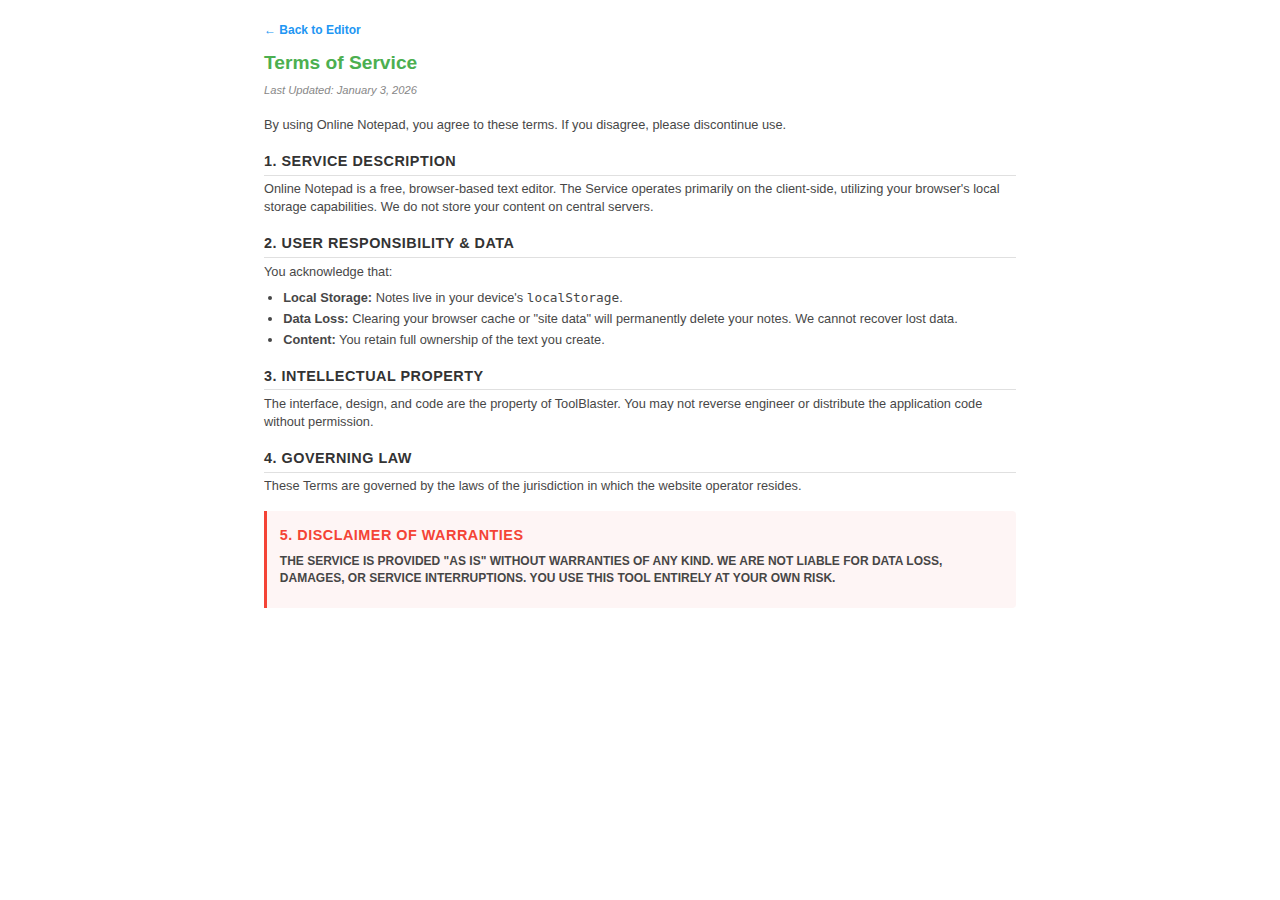
<file: legal/terms.html>
<!DOCTYPE html>
<html lang="en">
<head>
    <meta charset="UTF-8">
    <meta name="viewport" content="width=device-width, initial-scale=1.0">
    <title>Terms of Service - Online Notepad</title>
    <meta name="robots" content="noindex, follow">
    <link rel="icon" type="image/png" href="../favicon/favicon-96x96.png" sizes="96x96" />
    <link href="https://fonts.googleapis.com/css2?family=Inter:wght@400;600;700&display=swap" rel="stylesheet">
    <link rel="stylesheet" href="../js-css/style.css">
    <style>
        /* Compact Vertical Layout (Privacy Page Style but Smaller) */
        body { background-color: var(--bg-color); color: var(--text-color); }
        
        .legal-wrapper { 
            max-width: 800px; 
            margin: 0 auto; 
            padding: 1rem 1.5rem; /* Reduced padding */
        }
        
        .back-link { 
            display: inline-block; 
            margin-bottom: 0.5rem; 
            font-size: 0.75rem; 
            color: var(--secondary-color); 
            text-decoration: none; 
            font-weight: 600;
        }
        .back-link:hover { text-decoration: underline; }

        .legal-content h1 { 
            font-size: 1.2rem; /* Smaller H1 */
            color: var(--primary-color); 
            margin-bottom: 0.2rem; 
        }

        .last-updated { 
            font-size: 0.7rem; 
            color: #888; 
            margin-bottom: 1rem; 
            font-style: italic; 
            display: block;
        }

        .legal-content h2 { 
            font-size: 0.9rem; /* Compact H2 */
            margin-top: 1rem; 
            margin-bottom: 0.3rem; 
            color: var(--text-color); 
            border-bottom: 1px solid var(--border-color); 
            padding-bottom: 0.1rem; 
            text-transform: uppercase;
            letter-spacing: 0.5px;
        }

        .legal-content p, 
        .legal-content li { 
            font-size: 0.8rem; /* Small, dense text */
            line-height: 1.4; 
            color: var(--text-color); 
            opacity: 0.9; 
            margin-bottom: 0.5rem; 
        }

        .legal-content ul { 
            padding-left: 1.2rem; 
            margin-bottom: 0.5rem;
        }
        
        .legal-content li { margin-bottom: 0.2rem; }

        /* Disclaimer Box - Fits flow but stands out */
        .disclaimer-section {
            background: rgba(244, 67, 54, 0.05);
            border-left: 3px solid var(--danger-color);
            padding: 0.8rem;
            margin-top: 1rem;
            border-radius: 0 4px 4px 0;
        }
        
        .disclaimer-section h2 {
            color: var(--danger-color);
            border-bottom: none;
            margin-top: 0;
        }
        
        .disclaimer-section p {
            font-weight: 600;
            font-size: 0.75rem;
        }
    </style>
</head>
<body>
    <div class="legal-wrapper">
        <!-- Updated to use root URL path -->
        <a href="../" class="back-link">&larr; Back to Editor</a>
        
        <div class="legal-content">
            <h1>Terms of Service</h1>
            <span class="last-updated">Last Updated: January 3, 2026</span>

            <p>By using Online Notepad, you agree to these terms. If you disagree, please discontinue use.</p>

            <h2>1. Service Description</h2>
            <p>Online Notepad is a free, browser-based text editor. The Service operates primarily on the client-side, utilizing your browser's local storage capabilities. We do not store your content on central servers.</p>

            <h2>2. User Responsibility & Data</h2>
            <p>You acknowledge that:</p>
            <ul>
                <li><strong>Local Storage:</strong> Notes live in your device's <code>localStorage</code>.</li>
                <li><strong>Data Loss:</strong> Clearing your browser cache or "site data" will permanently delete your notes. We cannot recover lost data.</li>
                <li><strong>Content:</strong> You retain full ownership of the text you create.</li>
            </ul>

            <h2>3. Intellectual Property</h2>
            <p>The interface, design, and code are the property of ToolBlaster. You may not reverse engineer or distribute the application code without permission.</p>

            <h2>4. Governing Law</h2>
            <p>These Terms are governed by the laws of the jurisdiction in which the website operator resides.</p>

            <div class="disclaimer-section">
                <h2>5. Disclaimer of Warranties</h2>
                <p>THE SERVICE IS PROVIDED "AS IS" WITHOUT WARRANTIES OF ANY KIND. WE ARE NOT LIABLE FOR DATA LOSS, DAMAGES, OR SERVICE INTERRUPTIONS. YOU USE THIS TOOL ENTIRELY AT YOUR OWN RISK.</p>
            </div>
        </div>
    </div>
</body>
</html>
</file>
<file: js-css/style.css>
/* Reset and Base Styles */
* {
    margin: 0;
    padding: 0;
    box-sizing: border-box;
}

:root {
    --primary-color: #4CAF50;
    --secondary-color: #2196F3;
    --danger-color: #f44336;
    --bg-color: #ffffff;
    --text-color: #333333;
    --border-color: #e0e0e0;
    --toolbar-bg: #f5f5f5;
    --editor-bg: #ffffff;
    --shadow: 0 2px 8px rgba(0, 0, 0, 0.1);
    --hover-bg: #e8e8e8;
    --anchor-ad-height: 50px;
    --sidebar-width: 182px; /* 30% reduction from 260px */
}

body.dark-mode {
    --bg-color: #1a1a1a;
    --text-color: #e0e0e0;
    --border-color: #333333;
    --toolbar-bg: #2a2a2a;
    --editor-bg: #1e1e1e;
    --shadow: 0 2px 8px rgba(0, 0, 0, 0.5);
    --hover-bg: #333333;
    --muted-text: #999;
    --light-border: #444;
}

body {
    font-family: 'Inter', -apple-system, BlinkMacSystemFont, 'Segoe UI', Roboto, Oxygen, Ubuntu, Cantarell, sans-serif;
    background-color: var(--bg-color);
    color: var(--text-color);
    line-height: 1.6;
    transition: background-color 0.3s, color 0.3s;
    overflow: hidden; /* Prevent body scroll */
}

/* Page Layout Wrappers */
.page-wrapper {
    display: flex;
    height: 100vh; 
    width: 100%;
    overflow: hidden;
}

.notes-sidebar {
    width: var(--sidebar-width);
    flex-shrink: 0;
    height: 100%;
    overflow-y: auto;
    background-color: var(--toolbar-bg);
    border-right: 1px solid var(--border-color);
    padding: 1rem;
    display: flex;
    flex-direction: column;
}

.notes-sidebar h3 {
    font-size: 1rem;
    font-weight: 600;
    margin-bottom: 0.5rem;
    padding-bottom: 0.5rem;
    border-bottom: 1px solid var(--border-color);
    text-align: center;
}

#newNoteBtn {
    width: 100%;
    margin: 0.5rem 0 1rem 0;
}

.notes-list {
    flex-grow: 1;
    overflow-y: auto;
    display: flex;
    flex-direction: column;
    gap: 0.5rem;
}

.note-item {
    padding: 0.4rem 0.3rem; /* Reduced horizontal padding to push content to edge */
    background: var(--editor-bg);
    border-radius: 6px;
    cursor: pointer;
    border: 1px solid var(--border-color);
    transition: all 0.2s ease;
    position: relative;
    display: flex; /* Added flex for layout */
    align-items: center; /* Vertically align number and title */
}

/* New Number Style */
.note-count {
    font-size: 0.7rem;
    color: var(--primary-color);
    margin-right: 4px;
    font-weight: 700;
    opacity: 0.8;
    min-width: 18px; /* Compact width */
    text-align: center;
}

.note-item:hover {
    background: var(--hover-bg);
    transform: translateY(-1px);
}

/* Active Note Visual Indicator */
.note-item.active {
    background: var(--primary-color);
    color: white;
    border-color: var(--primary-color);
    /* Strong left border to act as a "tab" indicator */
    border-left: 4px solid #1b5e20; /* Darker green for contrast */
    box-shadow: 0 2px 4px rgba(0,0,0,0.2);
    transform: translateX(2px); /* Slight nudge to emphasize selection */
}

.note-item.active .note-item-title,
.note-item.active .note-item-delete,
.note-item.active .note-item-rename,
.note-item.active .note-count { 
    color: white;
}

/* Ensure note count is very visible on active tab */
.note-item.active .note-count {
    opacity: 1;
    background: rgba(0,0,0,0.2);
    border-radius: 4px;
    padding: 0 2px;
}

.note-item-title {
    flex: 1; /* Take remaining space */
    font-weight: 500;
    font-size: 0.75rem; /* Reduced font size */
    white-space: nowrap;
    overflow: hidden;
    text-overflow: ellipsis;
    padding-right: 0; /* Removed fixed padding to utilize full width */
    transition: opacity 0.2s ease;
    line-height: 1.4;
}

.note-item-title.editing {
    display: none;
}

.note-item-rename-input {
    width: 100%;
    padding: 2px 4px;
    border: 1px solid var(--secondary-color);
    border-radius: 4px;
    outline: none;
    color: var(--text-color);
    background-color: var(--editor-bg);
    line-height: 1.4;
}

.note-item-rename.editing {
    display: none;
}

.note-item-actions {
    position: absolute;
    top: 50%;
    right: 6px; /* Positioned closely to edge */
    transform: translateY(-50%);
    display: none; /* Hidden by default */
    gap: 4px;
    padding-left: 6px;
    border-radius: 4px;
}

/* Show actions on hover with background to ensure text legibility */
.note-item:hover .note-item-actions {
    display: flex;
    background-color: var(--hover-bg);
    box-shadow: -8px 0 8px var(--hover-bg); /* Soft gradient-like mask */
}

.note-item.active:hover .note-item-actions {
     display: flex;
     background-color: var(--primary-color);
     box-shadow: -8px 0 8px var(--primary-color);
}

.note-action-btn {
    font-size: 0.85rem;
    padding: 4px;
    border-radius: 50%;
    line-height: 1;
    transition: background 0.2s;
}

.note-item-rename { color: var(--secondary-color); }
.note-item-delete { color: var(--danger-color); }

.note-item.active .note-action-btn:hover {
    background: rgba(0,0,0,0.2);
}

.note-item:not(.active) .note-action-btn:hover {
    background: rgba(0,0,0,0.1);
}

.main-content {
    flex-grow: 1;
    height: 100%;
    display: flex;
    flex-direction: column;
    overflow-y: auto; /* Allow main content to scroll for SEO content */
    overflow-x: hidden;
}

/* Container */
.container {
    display: flex;
    flex-direction: column;
    flex: 1; /* Fills main-content */
    max-width: 100%;
    min-height: 100vh; /* Fallback */
    min-height: 100dvh; /* Dynamic viewport height to prevent hiding behind mobile browser bars */
}

/* ========================================
   NEW COMPACT SEO CONTENT STYLES
   ========================================
*/
.seo-content {
    padding: 1.5rem 2rem;
    background-color: var(--toolbar-bg); /* Use slight contrast bg */
    border-top: 1px solid var(--border-color);
    font-size: 0.85rem; /* Compact font size */
    color: var(--text-color);
}

.seo-container-dense {
    display: grid;
    grid-template-columns: 1fr 1.3fr 1fr; /* Adjusted for better balance with expanded text */
    gap: 1.5rem; /* REDUCED from 2rem for compactness */
    max-width: 1200px;
    margin: 0 auto;
}

.seo-col {
    display: flex;
    flex-direction: column;
    gap: 0.5rem;
}

/* Headings */
.seo-title {
    font-size: 1.1rem;
    font-weight: 700;
    color: var(--primary-color);
    margin: 0 0 0.2rem 0;
    line-height: 1.2;
}

.seo-subtitle {
    font-size: 0.8rem;
    text-transform: uppercase;
    letter-spacing: 0.5px;
    font-weight: 800; /* Bold */
    color: #111; /* Dark Black */
    margin-bottom: 0.5rem;
    border-bottom: 2px solid #bbb; /* Increased contrast for the line */
    padding-bottom: 0.3rem;
}

/* Dark Mode Override for SEO Subtitles */
body.dark-mode .seo-subtitle {
    color: #f5f5f5; /* Light color for legibility in dark mode */
    border-bottom-color: #444;
}

/* Text */
.seo-text {
    font-size: 0.85rem;
    line-height: 1.6; /* Increased for readability */
    color: var(--text-color);
    opacity: 0.9;
    margin-bottom: 0.5rem;
}

/* Mini Features Grid */
.seo-mini-features {
    display: grid;
    grid-template-columns: 1fr 1fr;
    gap: 0.5rem;
    margin-top: 0.5rem;
}

.mini-feat {
    font-size: 0.8rem;
    display: flex;
    align-items: center;
    gap: 6px;
    color: var(--text-color);
    opacity: 0.85;
}

.mini-feat i {
    color: var(--secondary-color);
    font-size: 0.9rem;
}

/* Dense Lists */
.seo-list-dense {
    list-style: none;
    margin: 0;
    padding: 0;
    display: flex;
    flex-direction: column;
    gap: 0.4rem; /* REDUCED from 0.6rem for compactness */
}

/* Ensure list items handle content wrapping gracefully */
.seo-list-dense li {
    font-size: 0.85rem;
    line-height: 1.4; /* Slightly reduced line height for density */
    margin-bottom: 0; /* Remove excess bottom margin, rely on gap */
    display: block; /* Use block to allow text wrapping naturally */
}

/* Target only FontAwesome icons */
.seo-list-dense li i.fas,
.seo-list-dense li i.fa,
.seo-list-dense li i.fab {
    color: var(--primary-color);
    font-size: 0.8rem;
    width: 20px;
    text-align: center;
    display: inline-block;
    margin-right: 0.4rem;
}

/* Explicit styling for formatting tags within SEO content */
.seo-content b, 
.seo-content strong {
    font-weight: 700;
    color: var(--text-color);
}

.seo-content i, 
.seo-content em {
    font-style: italic;
}

.seo-content u {
    text-decoration: underline;
}

/* Privacy Badge */
.seo-privacy-badge {
    margin-top: auto; /* Push to bottom */
    padding-top: 1rem;
    font-size: 0.75rem;
    color: var(--primary-color);
    font-weight: 500;
    display: flex;
    align-items: center;
    gap: 0.5rem;
}

/* ========================================
   NEW: COMPACT FOOTER STYLES
   ========================================
*/
.site-footer {
    background-color: var(--toolbar-bg); /* Match SEO section background for blending */
    padding: 0 2rem 1.5rem; /* No top padding, sits tight against SEO content */
    margin-top: 0;
}

.footer-content {
    max-width: 1200px;
    margin: 0 auto;
    display: flex;
    justify-content: center; /* Center everything */
    align-items: center;
    gap: 1.5rem;
    font-size: 0.75rem; /* Small, compact font */
    color: var(--text-color);
    opacity: 0.6; /* Subtle appearance */
    border-top: 1px solid rgba(0,0,0,0.05); /* Extremely subtle separator */
    padding-top: 1rem;
}

body.dark-mode .footer-content {
    border-top-color: rgba(255,255,255,0.05);
}

.footer-links {
    display: flex;
    gap: 0.8rem;
    align-items: center;
}

.footer-links a {
    color: inherit;
    text-decoration: none;
    transition: color 0.2s;
}

.footer-links a:hover {
    color: var(--primary-color);
    text-decoration: underline;
}

.separator {
    opacity: 0.4;
}

.copyright {
    margin: 0;
}

/* Responsive Footer */
@media (max-width: 600px) {
    .footer-content {
        flex-direction: column; /* Stack on very small screens */
        gap: 0.5rem;
        text-align: center;
    }
}

/* ========================================
   NEW: TOAST NOTIFICATIONS
   ========================================
*/
#toast-container {
    position: fixed;
    bottom: 20px;
    left: 50%;
    transform: translateX(-50%);
    z-index: 3000;
    display: flex;
    flex-direction: column;
    gap: 10px;
    pointer-events: none; /* Let clicks pass through */
}

.toast {
    background-color: #333;
    color: white;
    padding: 10px 20px;
    border-radius: 4px;
    font-size: 0.9rem;
    box-shadow: 0 4px 12px rgba(0,0,0,0.15);
    opacity: 0;
    transform: translateY(20px);
    transition: all 0.3s ease;
    display: flex;
    align-items: center;
    gap: 8px;
    min-width: 250px;
    justify-content: center;
}

.toast.show {
    opacity: 1;
    transform: translateY(0);
}

.toast.success { border-left: 4px solid var(--primary-color); }
.toast.error { border-left: 4px solid var(--danger-color); }
.toast i { font-size: 1rem; }


/* Header */
.header {
    display: flex;
    justify-content: space-between;
    align-items: center;
    padding: 0.75rem 1.5rem; /* Reduced padding for compactness */
    background-color: var(--toolbar-bg);
    border-bottom: 1px solid var(--border-color);
    box-shadow: var(--shadow);
    flex-shrink: 0;
}

.logo {
    display: flex;
    align-items: center;
    gap: 0.75rem;
}

.logo i {
    font-size: 1.5rem;
    color: var(--primary-color);
}

.logo h1 {
    font-size: 1.5rem;
    font-weight: 600;
    color: var(--text-color);
}

.header-actions {
    display: flex;
    gap: 0.4rem; /* Reduced gap */
    flex-wrap: wrap;
}

.btn-toggle-notes {
    display: none; /* Hidden on desktop */
    width: 32px;
    height: 32px;
    border: 1px solid var(--border-color);
    background-color: var(--editor-bg);
    color: var(--text-color);
    border-radius: 4px;
    cursor: pointer;
    align-items: center;
    justify-content: center;
    transition: all 0.2s ease;
    font-size: 0.9rem;
}

/* Buttons - Compact Design */
.btn {
    padding: 0.3rem 0.7rem; /* Reduced padding for compactness */
    border: none;
    border-radius: 4px; /* Slightly tighter radius */
    font-size: 0.8rem;
    font-weight: 500;
    cursor: pointer;
    display: inline-flex;
    align-items: center;
    gap: 0.4rem; /* Reduced gap */
    transition: all 0.2s ease;
    font-family: inherit;
    line-height: 1.2;
}

.btn-primary {
    background-color: var(--primary-color);
    color: white;
}

.btn-primary:hover {
    background-color: #45a049;
    transform: translateY(-1px);
}

.btn-secondary {
    background-color: var(--secondary-color);
    color: white;
}

.btn-secondary:hover {
    background-color: #1976D2;
    transform: translateY(-1px);
}

/* Ad Slot Placeholders */
.ad-slot {
    background-color: #f0f0f0;
    border: 1px dashed #ccc;
    display: none; /* Hides all ad slots */
    align-items: center;
    justify-content: center;
    font-size: 0.9rem;
    color: #888;
    text-align: center;
    padding: 0.5rem;
}

body.dark-mode .ad-slot {
    background-color: #222;
    border-color: #444;
    color: #666;
}

.ad-leaderboard-desktop {
    display: none;
}

.ad-leaderboard-mobile {
    display: none;
}

.ad-anchor-bottom {
    position: fixed;
    bottom: 0;
    left: 0;
    width: 100%;
    height: var(--anchor-ad-height);
    background-color: var(--bg-color);
    box-shadow: 0 -2px 8px rgba(0,0,0,0.15);
    z-index: 2000;
    border-top: 1px solid var(--border-color);
}

#notesOverlay {
    display: none;
    position: fixed;
    inset: 0;
    background: rgba(0,0,0,0.4);
    z-index: 1999;
}

#notesOverlay.open {
    display: block;
}


/* Toolbar */
.toolbar {
    display: flex;
    align-items: center;
    padding: 0.5rem 1rem;
    background-color: var(--toolbar-bg);
    border-bottom: 1px solid var(--border-color);
    gap: 0.5rem;
    flex-wrap: wrap;
    flex-shrink: 0;
}

.toolbar-group {
    display: flex;
    align-items: center; /* Align items vertically */
    gap: 0.25rem;
    padding: 0 0.5rem;
    border-right: 1px solid var(--border-color);
}

.toolbar-group:last-child {
    border-right: none;
}

.toolbar-btn {
    width: 24px;
    height: 24px;
    border: 1px solid var(--border-color);
    background-color: var(--editor-bg);
    color: var(--text-color);
    border-radius: 4px;
    cursor: pointer;
    display: flex;
    align-items: center;
    justify-content: center;
    transition: all 0.2s ease;
    font-size: 0.7rem;
}

.toolbar-btn:hover {
    background-color: var(--hover-bg);
    transform: scale(1.05);
}

.toolbar-btn.active {
    background-color: var(--primary-color);
    color: white;
    border-color: var(--primary-color);
}

.toolbar-select {
    padding: 0 0.5rem; /* Base padding */
    border: 1px solid var(--border-color);
    border-radius: 4px;
    background-color: var(--editor-bg);
    color: var(--text-color);
    font-family: inherit;
    cursor: pointer;
    height: 24px;
    font-size: 0.7rem;
}

/* Charming styles for Font Size select */
#fontSizeSelect {
    min-width: 60px; /* Give it a bit more space */
    transition: all 0.2s ease;
    -webkit-appearance: none; /* Remove default styling */
    -moz-appearance: none;
    appearance: none;
    /* Custom arrow for light mode */
    background-image: url("data:image/svg+xml;charset=US-ASCII,%3Csvg%20xmlns%3D%27http%3A%2F%2Fwww.w3.org%2F2000%2Fsvg%27%20width%3D%27292.4%27%20height%3D%27292.4%27%3E%3Cpath%20fill%3D%27%23333333%27%20d%3D%27M287%2069.4a17.6%2017.6%200%200%200-13-5.4H18.4c-5%200-9.3%201.8-13%205.4A17.6%2017.6%200%200%200%200%2082.2c0%205%201.8%209.3%205.4%2013l128%20128c3.6%203.6%207.8%205.4%2013%205.4s9.4-1.8%2013-5.4l128-128c3.6-3.6%205.4-7.8%205.4-13%200-5-1.8-9.4-5.4-13z%27%2F%3E%3C%2Fsvg%3E");
    background-repeat: no-repeat;
    background-position: right 0.4rem center; /* Adjusted position */
    background-size: 0.6em auto; /* Adjusted size */
    padding-right: 1.5rem; /* Space for arrow */
}

/* Custom arrow for dark mode */
body.dark-mode #fontSizeSelect {
     background-image: url("data:image/svg+xml;charset=US-ASCII,%3Csvg%20xmlns%3D%27http%3A%2F%2Fwww.w3.org%2F2000%2Fsvg%27%20width%3D%27292.4%27%20height%3D%27292.4%27%3E%3Cpath%20fill%3D%27%23e0e0e0%27%20d%3D%27M287%2069.4a17.6%2017.6%200%200%200-13-5.4H18.4c-5%200-9.3%201.8-13%205.4A17.6%2017.6%200%200%200%200%2082.2c0%205%201.8%209.3%205.4%2013l128%20128c3.6%203.6%207.8%205.4%2013%205.4s9.4-1.8%2013-5.4l128-128c3.6-3.6%205.4-7.8%205.4-13%200-5-1.8-9.4-5.4-13z%27%2F%3E%3C%2Fsvg%3E");
}

/* Hover effect for the font size select */
#fontSizeSelect:hover {
    border-color: var(--primary-color);
    box-shadow: 0 0 0 1px rgba(76, 175, 80, 0.3);
}


.ml-auto {
    margin-left: auto;
}

/* Color Pickers */
.color-pickers {
    align-items: center;
}

.color-tool {
    display: flex;
    align-items: center;
    position: relative; /* Make it a positioning context */
    margin-right: 4px;
}

.toolbar-color-label {
    position: relative;
    display: flex;
    align-items: center;
    justify-content: center;
    width: 24px;
    height: 24px;
    border: 1px solid var(--border-color);
    background-color: var(--editor-bg);
    color: var(--text-color);
    border-radius: 4px;
    cursor: pointer;
    transition: all 0.2s ease;
}

.toolbar-color-label:hover {
    background-color: var(--hover-bg);
    transform: scale(1.05);
}

.toolbar-color-label i {
    pointer-events: none;
    font-size: 0.7rem;
}

.toolbar-color-picker {
    position: absolute;
    top: 0;
    left: 0;
    width: 100%;
    height: 100%;
    opacity: 0;
    cursor: pointer;
}
        
.toolbar-hex-input {
    width: 70px; /* A bit wider to look good as a popover */
    height: 24px;
    border: 1px solid var(--border-color);
    border-radius: 4px;
    padding: 0 4px;
    font-size: 0.7rem;
    background-color: var(--editor-bg);
    color: var(--text-color);

    /* POPOVER STYLES */
    position: absolute;
    display: none; /* Hide by default */
    top: 0;
    left: 105%; /* Position to the right of the button */
    z-index: 10; /* Appear above other toolbar items */
    box-shadow: 0 2px 5px rgba(0,0,0,0.2);
}

/* Show hex input on hover or focus of the tool */
.color-tool:hover .toolbar-hex-input,
.color-tool:focus-within .toolbar-hex-input {
    display: block;
}


/* Editor Container */
.editor-container {
    flex: 1; /* Takes remaining space */
    overflow: hidden;
    display: flex;
    flex-direction: column;
    background-color: var(--editor-bg);
}

.editor {
    flex: 1;
    padding: 2rem;
    overflow-y: auto;
    outline: none;
    font-size: 14px; /* Changed from 16px to 14px */
    line-height: 1.3; /* Changed from 1.8 to 1.3 for more content density */
    color: var(--text-color);
    background-color: var(--editor-bg);
    min-height: 100%;
    /* font-family is inherited from body (Inter) */
}

.editor:empty:before {
    content: "Start typing your notes here...";
    color: #999;
    font-style: italic;
}

/* Status Bar */
.status-bar {
    display: flex;
    justify-content: space-between;
    align-items: center;
    padding: 0.25rem 1rem; /* Compact padding */
    background-color: var(--toolbar-bg);
    border-top: 1px solid var(--border-color);
    font-size: 0.8rem; /* Slightly smaller font size */
    color: var(--text-color);
    flex-shrink: 0;
    min-height: 30px; /* Enforce minimal height */
    position: relative; /* For centering context */
}

.status-left {
    display: flex;
    align-items: center;
    gap: 0.5rem;
    flex: 1; /* Occupy left space */
}

/* NEW: Status Center for Lock Button */
.status-center {
    display: flex;
    align-items: center;
    justify-content: center;
    flex: 0 0 auto; /* Don't grow, just fit content */
    position: absolute;
    left: 50%;
    transform: translateX(-50%);
}

.status-right {
    display: flex;
    gap: 1rem;
    align-items: center; /* Align items vertically */
    justify-content: flex-end;
    flex: 1; /* Occupy right space */
}

/* Status Bar Button (Lock) */
.status-btn {
    background: none;
    border: none;
    cursor: pointer;
    color: var(--text-color);
    opacity: 0.5;
    padding: 4px 8px;
    font-size: 0.9rem;
    transition: all 0.2s ease;
    display: flex;
    align-items: center;
    border-radius: 4px;
}

.status-btn:hover {
    opacity: 1;
    color: var(--primary-color);
    background-color: var(--hover-bg);
}

.status-btn.active {
    color: var(--primary-color);
    opacity: 1;
}

/* View Locked State: Hide SEO and Footer */
body.view-locked .seo-content,
body.view-locked .site-footer {
    display: none !important;
}

/* Ensure container takes full height when locked */
body.view-locked .main-content {
    overflow: hidden; /* Prevent scrolling in main area if locked */
}

body.view-locked .container {
    height: 100%; /* Force container to fill available space */
}

/* Modal */
.modal {
    display: none;
    position: fixed;
    z-index: 1000;
    left: 0;
    top: 0;
    width: 100%;
    height: 100%;
    background-color: rgba(0, 0, 0, 0.5);
    animation: fadeIn 0.3s;
}

@keyframes fadeIn {
    from { opacity: 0; }
    to { opacity: 1; }
}

.modal-content {
    background-color: var(--editor-bg);
    margin: 10% auto;
    padding: 2rem;
    border-radius: 8px;
    width: 90%;
    max-width: 500px;
    box-shadow: 0 4px 20px rgba(0, 0, 0, 0.3);
    animation: slideDown 0.3s;
}

@keyframes slideDown {
    from {
        transform: translateY(-50px);
        opacity: 0;
    }
    to {
        transform: translateY(0);
        opacity: 1;
    }
}

.modal-content h2 {
    margin-bottom: 1rem;
    color: var(--text-color);
}

.modal-content p {
    margin-bottom: 1rem;
    color: var(--text-color);
}

.close {
    color: #aaa;
    float: right;
    font-size: 28px;
    font-weight: bold;
    cursor: pointer;
    line-height: 1;
}

.close:hover,
.close:focus {
    color: var(--text-color);
}

.share-input-group {
    display: flex;
    gap: 0.5rem;
    margin-bottom: 1rem;
}

.share-input-group input {
    flex: 1;
    padding: 0.75rem;
    border: 1px solid var(--border-color);
    border-radius: 4px;
    background-color: var(--editor-bg);
    color: var(--text-color);
    font-family: inherit;
}

.share-note {
    font-size: 0.85rem;
    color: #999;
    font-style: italic;
}

/* Download Options Styles */
.download-options-grid {
    display: flex;
    flex-direction: column;
    gap: 10px;
}

.download-option-btn {
    display: flex;
    align-items: center;
    justify-content: center;
    padding: 12px;
    font-size: 1rem;
    width: 100%;
}

.download-option-btn i {
    margin-right: 10px;
    font-size: 1.2rem;
}

/* "Full Width" Mode (was Fullscreen) */
body.full-width .notes-sidebar {
    display: none;
}

body.full-width .ad-slot-sidebar {
    display: none;
}

body.full-width .btn-toggle-notes {
    display: none; /* Hide hamburger menu in full width mode */
}

body.full-width .main-content {
    width: 100%;
}


/* Responsive Design */
@media (max-width: 768px) {
    .btn-toggle-notes {
        display: flex; /* Show mobile toggle */
    }

    .notes-sidebar {
        position: fixed;
        top: 0;
        left: 0;
        height: 100vh;
        z-index: 2000;
        transform: translateX(-100%);
        transition: transform 0.3s ease-out;
        box-shadow: 5px 0 15px rgba(0,0,0,0.2);
    }
    
    .notes-sidebar.open {
        transform: translateX(0);
    }

    .main-content {
        width: 100%;
    }

    .ad-leaderboard-desktop {
        display: none;
    }

    .ad-leaderboard-mobile {
        display: none;
    }

    .header {
        flex-direction: row; /* Keep header as row */
        gap: 0.5rem; /* Reduced gap from 1rem */
        padding: 0.75rem; /* Reduced padding from 1rem */
    }
    
    .header .logo {
        flex: 1;
    }

    /* Logo Compact Styles for Mobile */
    .logo {
        gap: 0.5rem;
    }

    .logo h1 {
        font-size: 1.1rem; /* Smaller text */
        line-height: 1.2;
    }

    .logo i {
        font-size: 1.2rem;
    }

    .header-actions {
        width: auto;
        justify-content: flex-end;
    }
    
    /* Hide header buttons on small screens, just show main ones */
    /* Updated: Duplicate is hidden, Share is shown now */
    .header-actions #duplicateBtn {
        display: none;
    }

    .toolbar {
        padding: 0.5rem 1rem;
        gap: 0.5rem;
    }

    .toolbar-group {
        padding: 0 0.25rem;
    }

    .editor {
        padding: 1rem;
    }

    .status-bar {
        flex-direction: row; /* Back to row to save height */
        justify-content: space-between;
        gap: 0;
        padding: 0.25rem 0.5rem; /* Very compact */
        font-size: 0.75rem; /* Smaller text */
    }

    .btn {
        padding: 0.5rem 0.8rem;
        font-size: 0.8rem;
    }

    .logo h1 {
        font-size: 1.2rem;
    }
    
    /* Responsive SEO Grid */
    .seo-content {
        padding: 1.5rem 1rem;
    }
    
    .seo-container-dense {
        grid-template-columns: 1fr; /* Stack on mobile */
        gap: 1.5rem;
    }
    
    .seo-mini-features {
        grid-template-columns: 1fr 1fr; /* Keep 2 cols even on mobile */
    }
}

@media (max-width: 480px) {
    /* More Compact Logo for Small Mobile */
    .logo {
        gap: 0.4rem;
    }

    .logo i {
        font-size: 1.1rem;
    }

    .logo h1 {
        font-size: 1rem;
        white-space: nowrap;
    }

    .header-actions {
        display: flex;
        flex-direction: row;
        width: auto;
        gap: 0.5rem; /* Add gap for spacing between icons */
    }

    /* Hide text on mobile for Upload/Download/Share/DarkMode */
    .header-actions #uploadBtn span,
    .header-actions #downloadBtn span,
    .header-actions #shareBtn span,
    .header-actions #darkModeBtn span {
         display: none;
    }

    /* Style as icon buttons */
    .header-actions #uploadBtn,
    .header-actions #downloadBtn,
    .header-actions #shareBtn,
    .header-actions #darkModeBtn {
         font-size: 0.9rem;
         padding: 0;
         width: 32px;
         height: 32px;
         display: flex;
         align-items: center;
         justify-content: center;
    }

    .toolbar {
        overflow-x: auto;
        flex-wrap: nowrap;
        padding-bottom: 0.5rem; /* Add padding for scrollbar */

    }

    .toolbar-group {
        border-right: none; /* Remove borders on mobile for cleaner look */
    }
}

/* Print Styles */
@media print {
    body {
        background: white;
        color: black;
        overflow: visible;
        font-family: var(--editor-font-family, 'Times New Roman', serif) !important;
        font-size: var(--editor-font-size, 12pt) !important;
        line-height: var(--editor-line-height, 1.5) !important;
    }

    /* Updated Print Hide list to include new footer and SEO sections */
    .header,
    .toolbar,
    .status-bar,
    .modal,
    .notes-sidebar,
    .ad-anchor-bottom,
    .ad-slot,
    #notesOverlay,
    .btn-toggle-notes,
    .header-actions,
    .seo-content,      /* Hide SEO Content */
    .site-footer,      /* Hide Footer */
    #toast-container   /* Hide Toasts */ {
        display: none !important;
    }
    
    .page-wrapper {
        display: block;
        height: auto;
        overflow: visible;
    }

    .main-content {
        height: auto;
        overflow: visible;
        width: 100%;
        display: block; /* Ensure it's not flex in print */
    }

    .container {
        display: block;
        flex: none;
        height: auto;
        overflow: visible;
    }

    .editor-container {
        overflow: visible;
        display: block;
    }

    .editor {
        padding: 0;
        overflow: visible;
        box-shadow: none;
        border: none;
        font-family: inherit !important;
        font-size: inherit !important;
        line-height: inherit !important;
        height: auto !important; /* Allow height to grow */
    }
    
    /* Ensure content formatting is preserved but readable */
    .editor p, .editor li, .editor h1, .editor h2, .editor h3 {
        color: black !important;
    }
    
    /* Reset link colors for print */
    .editor a {
        color: black !important;
        text-decoration: underline;
    }
}

/* Scrollbar Styling */
.editor::-webkit-scrollbar,
.notes-list::-webkit-scrollbar {
    width: 10px;
}

.editor::-webkit-scrollbar-track,
.notes-list::-webkit-scrollbar-track {
    background: var(--toolbar-bg);
}

.editor::-webkit-scrollbar-thumb,
.notes-list::-webkit-scrollbar-thumb {
    background: var(--border-color);
    border-radius: 5px;
}

.editor::-webkit-scrollbar-thumb:hover,
.notes-list::-webkit-scrollbar-thumb:hover {
    background: #999;
}

/* Text Formatting Styles */
/* Fixed sizes for headings */
.editor h1 {
    font-size: 2em; /* Approx 32px */
    font-weight: 700;
    margin-bottom: 1rem;
}

.editor h2 {
    font-size: 1.5em; /* Approx 24px */
    font-weight: 700;
    margin-bottom: 0.8rem;
}

.editor h3 {
    font-size: 1.17em; /* Approx 18.7px */
    font-weight: 700;
    margin-bottom: 0.7rem;
}

.editor b, .editor strong {
    font-weight: 700;
}

.editor i, .editor em {
    font-style: italic;
}

.editor u {
    text-decoration: underline;
}

.editor s {
    text-decoration: line-through;
}

.editor a {
    color: var(--secondary-color);
    text-decoration: underline;
}

.editor ul {
    list-style-type: disc;
    margin-left: 2rem;
    margin-bottom: 0.5rem; /* Reduced from 1rem */
    margin-top: 0.2rem; /* Added margin top control */
}

.editor ol {
    list-style-type: decimal;
    margin-left: 2rem;
    margin-bottom: 0.5rem; /* Reduced from 1rem */
    margin-top: 0.2rem; /* Added margin top control */
}

.editor li {
    margin-bottom: 0.2rem; /* Reduced from 0.5rem */
    line-height: 1.4; /* Slightly tighter line height for list items */
}
</file>
